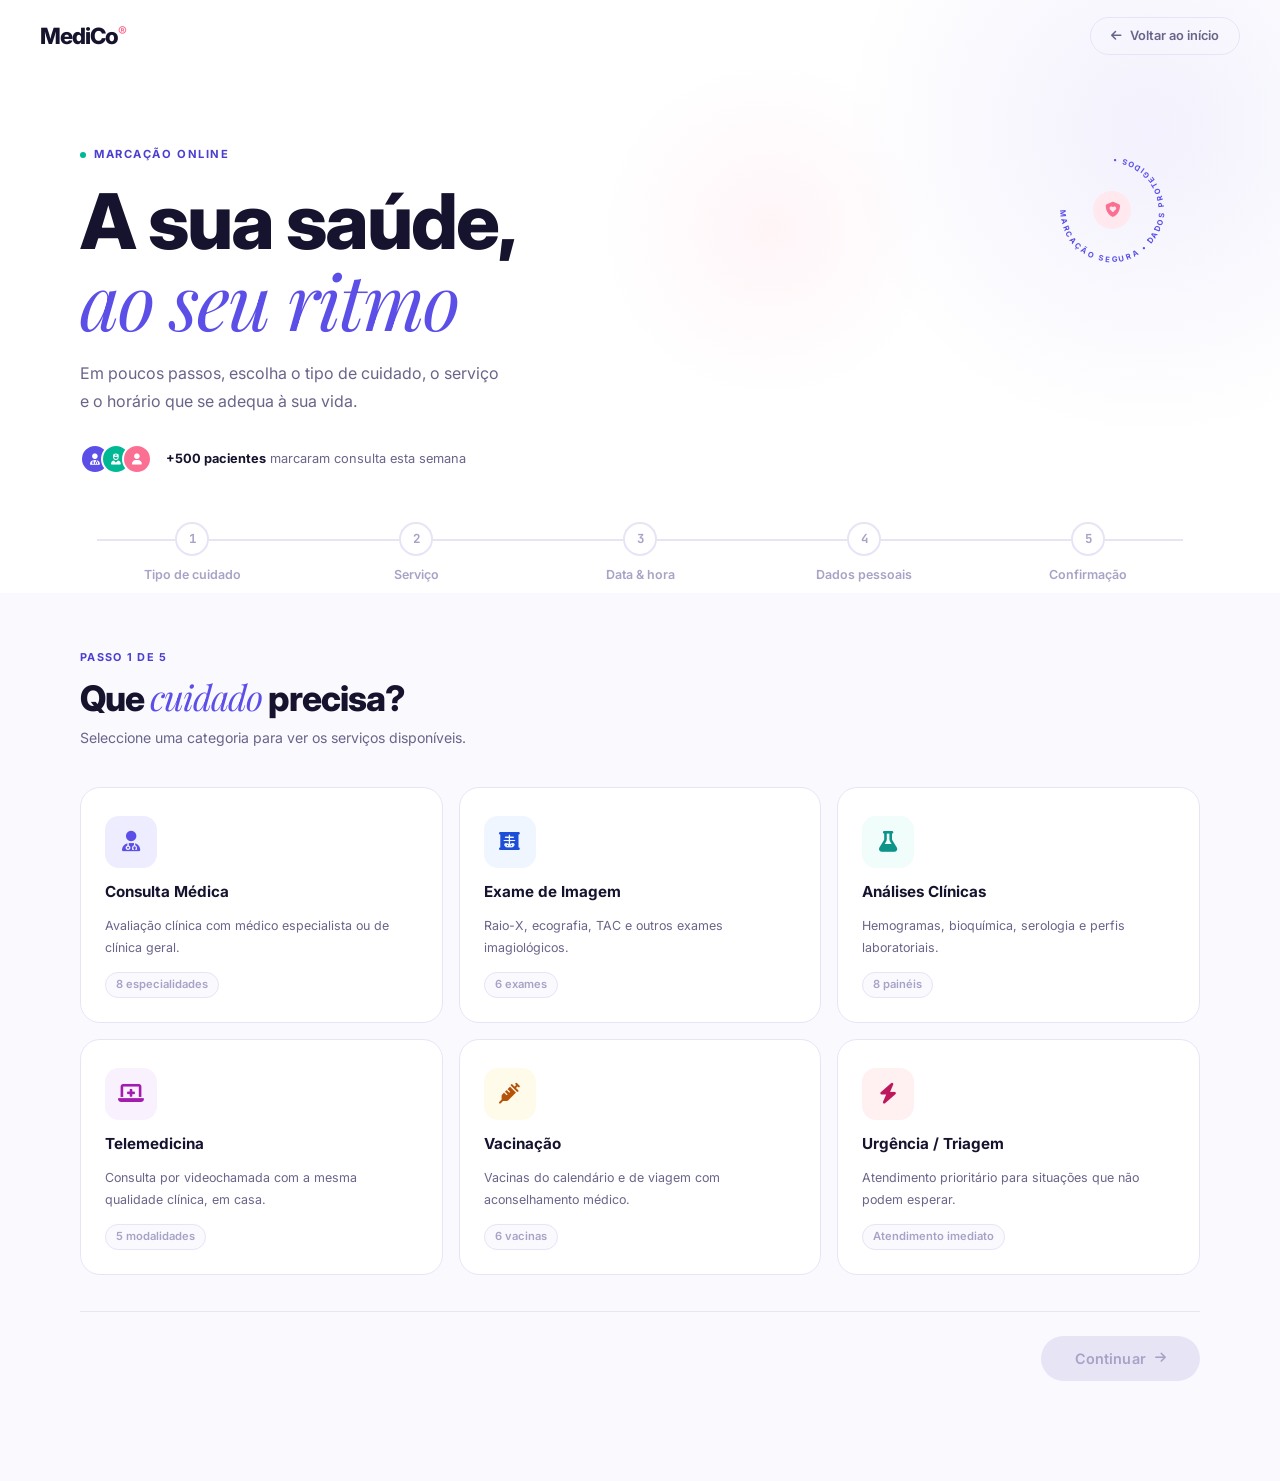
<file: frontend/agendar.html>
<!DOCTYPE html>
<html lang="pt-PT">
<head>
<meta charset="UTF-8">
<meta name="viewport" content="width=device-width, initial-scale=1.0">
<meta name="description" content="Marque a sua consulta médica online em poucos passos — MediCo.">
<title>Marcar Consulta — MediCo</title>
<link rel="preconnect" href="https://fonts.googleapis.com">
<link rel="preconnect" href="https://fonts.gstatic.com" crossorigin>
<link href="https://fonts.googleapis.com/css2?family=Inter:wght@300;400;500;600;700;800&family=Playfair+Display:ital,wght@0,400;0,700;1,400;1,600&family=JetBrains+Mono:wght@500;700&display=swap" rel="stylesheet">
<link rel="stylesheet" href="https://cdnjs.cloudflare.com/ajax/libs/font-awesome/6.5.1/css/all.min.css">
<style>
*,*::before,*::after{box-sizing:border-box;margin:0;padding:0}
:root{

  --ink:#15132E;
  --ink-mid:#2E2A57;
  --indigo:#5B4FE8;
  --indigo-dark:#4A3FD0;
  --indigo-light:#EEECFF;
  --mint:#00B894;
  --mint-dark:#00916F;
  --mint-light:#E7F8F3;
  --coral:#FB6F92;
  --coral-light:#FFE9EE;
  --slate:#69658A;
  --slate-light:#A7A3C7;
  --border:#E7E4F6;
  --bg:#FAF9FE;
  --white:#FFFFFF;
  --red:#EF4444;
  --red-bg:#FEF2F2;
  --text:#15132E;
  --ease:cubic-bezier(0.4,0,0.2,1);
  --t:.22s var(--ease);
  --shadow-card:0 16px 48px rgba(21,19,46,.08);
  --shadow-card-lg:0 20px 56px rgba(21,19,46,.12);
  --shadow-brand:0 10px 26px rgba(91,79,232,.28);
}
html{scroll-behavior:smooth}
body{font-family:'Inter',sans-serif;background:var(--bg);color:var(--slate);-webkit-font-smoothing:antialiased;overflow-x:hidden;line-height:1.6}
.mono{font-family:'JetBrains Mono',monospace}
.sr-only{position:absolute;width:1px;height:1px;overflow:hidden;clip:rect(0,0,0,0);white-space:nowrap}
:focus-visible{outline:2px solid var(--indigo);outline-offset:3px;border-radius:4px}

/* ── NAVBAR ─────────── */
.navbar-main{position:fixed;inset:0 0 auto;z-index:200;transition:all .3s var(--ease)}
.navbar-main .container{display:flex;align-items:center;justify-content:space-between;height:72px;padding:0 40px}
.navbar-main.scrolled{background:rgba(255,255,255,.96);backdrop-filter:blur(12px);box-shadow:0 1px 0 var(--border)}
.navbar-brand{font-size:1.4rem;font-weight:800;color:var(--ink);text-decoration:none;letter-spacing:-1px}
.brand-reg{font-size:.6em;color:var(--coral);vertical-align:super}
.back-home-btn{display:inline-flex;align-items:center;gap:8px;font-size:.8rem;font-weight:600;color:var(--slate);text-decoration:none;padding:8px 20px;border-radius:50px;border:1.5px solid var(--border);transition:all var(--t)}
.back-home-btn:hover{color:var(--indigo);border-color:var(--indigo);background:var(--indigo-light)}
.back-home-btn i{font-size:.75rem}

/* ── HERO ─────────── */
.booking-hero{padding:140px 0 0;background:var(--white);position:relative;overflow:hidden}
.booking-hero::before{content:'';position:absolute;top:-180px;right:-180px;width:620px;height:620px;background:radial-gradient(circle,rgba(91,79,232,.08) 0%,transparent 70%);pointer-events:none}
.booking-hero::after{content:'';position:absolute;top:60px;right:340px;width:340px;height:340px;background:radial-gradient(circle,rgba(251,111,146,.07) 0%,transparent 70%);pointer-events:none}
.booking-hero .container{padding:0 40px;max-width:1200px;margin:0 auto;position:relative}
.hero-eyebrow{display:inline-flex;align-items:center;gap:8px;font-size:.7rem;font-weight:700;letter-spacing:.14em;text-transform:uppercase;color:var(--indigo-dark);margin-bottom:20px}
.hero-dot{width:6px;height:6px;background:var(--mint);border-radius:50%;animation:blink 2s ease infinite}
@keyframes blink{0%,100%{opacity:1}50%{opacity:.3}}
.hero-title{font-size:clamp(2.8rem,6vw,5rem);font-weight:800;color:var(--ink);letter-spacing:-2px;line-height:1;margin-bottom:16px;max-width:640px}
.hero-title .serif{font-family:'Playfair Display',serif;font-weight:400;font-style:italic;color:var(--indigo)}
.hero-sub{font-size:1rem;color:var(--slate);max-width:420px;line-height:1.8;margin-bottom:28px}

/* trust strip */
.trust-strip{display:flex;align-items:center;gap:14px;margin-bottom:48px}
.trust-avatars{display:flex}
.t-avt{width:30px;height:30px;border-radius:50%;display:flex;align-items:center;justify-content:center;border:2.5px solid #fff;margin-left:-9px;font-size:.7rem;color:#fff}
.t-avt:first-child{margin-left:0}
.t-avt.c1{background:var(--indigo)}
.t-avt.c2{background:var(--mint)}
.t-avt.c3{background:var(--coral)}
.trust-text{font-size:.8rem;color:var(--slate)}
.trust-text strong{color:var(--ink)}

/* decorative rotating trust ring (signature element) */
.trust-ring{position:absolute;top:6px;right:64px;width:128px;height:128px;pointer-events:none}
.ring-svg{width:100%;height:100%;animation:ringspin 22s linear infinite}
@keyframes ringspin{to{transform:rotate(360deg)}}
.ring-text{font-family:'Inter',sans-serif;font-weight:700;font-size:9.5px;letter-spacing:2.4px;fill:var(--indigo);text-transform:uppercase}
.ring-center{position:absolute;inset:0;display:flex;align-items:center;justify-content:center}
.ring-center span{width:38px;height:38px;border-radius:50%;background:var(--coral-light);color:var(--coral);display:flex;align-items:center;justify-content:center;font-size:.95rem;animation:ringpulse 2.6s ease infinite}
@keyframes ringpulse{0%,100%{box-shadow:0 0 0 0 rgba(251,111,146,.32)}50%{box-shadow:0 0 0 9px rgba(251,111,146,0)}}
@media(max-width:1080px){.trust-ring{display:none}}

/* ── STEPPER ─────────── */
.stepper{position:relative;padding-bottom:8px}
.step-track{position:absolute;top:17px;left:17px;right:17px;height:2px;background:var(--border);z-index:0}
.step-fill{position:absolute;top:0;left:0;height:100%;width:0%;background:var(--indigo);transition:width .45s var(--ease)}
.step-row{display:flex;align-items:flex-start;justify-content:space-between;position:relative;z-index:1}
.step-item{display:flex;flex-direction:column;align-items:center;gap:9px;flex:1}
.step-circle{position:relative;width:34px;height:34px;border-radius:50%;border:2px solid var(--border);background:#fff;display:flex;align-items:center;justify-content:center;font-family:'JetBrains Mono',monospace;font-weight:700;font-size:.78rem;color:var(--slate-light);transition:all .3s var(--ease);flex-shrink:0}
.step-circle i{display:none;font-size:.68rem;color:#fff}
.step-item.done .step-circle{border-color:var(--mint);background:var(--mint)}
.step-item.done .step-circle .num{display:none}
.step-item.done .step-circle i{display:block}
.step-item.active .step-circle{border-color:var(--indigo);background:var(--indigo);color:#fff;box-shadow:0 0 0 5px var(--indigo-light)}
.step-label{font-size:.78rem;font-weight:600;color:var(--slate-light);transition:color var(--t);text-align:center;max-width:110px}
.step-item.active .step-label{color:var(--ink);font-weight:700}
.step-item.done .step-label{color:var(--mint-dark)}

/* ── MAIN CONTENT ─────────── */
.booking-body{padding:56px 0 100px;background:var(--bg)}
.booking-body .container{max-width:1200px;margin:0 auto;padding:0 40px}
.panel{display:none;animation:rise .35s var(--ease) both}
.panel.visible{display:block}
@keyframes rise{from{opacity:0;transform:translateY(18px)}to{opacity:1;transform:translateY(0)}}

/* ── SECTION HEADER ─────────── */
.sec-label{font-size:.68rem;font-weight:700;text-transform:uppercase;letter-spacing:.12em;color:var(--indigo-dark);margin-bottom:10px}
.sec-title{font-size:clamp(1.6rem,3vw,2.2rem);font-weight:800;color:var(--ink);letter-spacing:-1px;margin-bottom:8px;line-height:1.15}
.sec-title em{font-family:'Playfair Display',serif;font-weight:400;font-style:italic;color:var(--indigo)}
.sec-sub{font-size:.88rem;color:var(--slate);max-width:480px;margin-bottom:36px;line-height:1.75}

/* ── TYPE GRID ─────────── */
.type-grid{display:grid;grid-template-columns:repeat(3,1fr);gap:16px;margin-bottom:36px}
.type-card{background:var(--white);border:1.5px solid var(--border);border-radius:20px;padding:28px 24px 24px;cursor:pointer;transition:all var(--t);position:relative;overflow:hidden;display:flex;flex-direction:column;gap:14px}
.type-card-bar{position:absolute;top:0;left:0;right:0;height:3px;border-radius:20px 20px 0 0;transform:scaleX(0);transform-origin:left;transition:transform .3s var(--ease)}
.type-card:hover .type-card-bar,.type-card.sel .type-card-bar{transform:scaleX(1)}
.type-card:hover{border-color:var(--indigo);transform:translateY(-4px);box-shadow:var(--shadow-card-lg)}
.type-card.sel{border-color:var(--indigo);transform:translateY(-3px);box-shadow:var(--shadow-card-lg)}
.type-chk{position:absolute;top:14px;right:14px;width:22px;height:22px;border-radius:50%;background:var(--indigo);display:none;align-items:center;justify-content:center}
.type-chk i{font-size:.55rem;color:#fff}
.type-card.sel .type-chk{display:flex}
.type-icon{width:52px;height:52px;border-radius:14px;display:flex;align-items:center;justify-content:center;font-size:1.3rem}
.type-card h4{font-size:.95rem;font-weight:700;color:var(--ink);line-height:1.3}
.type-card p{font-size:.78rem;color:var(--slate);line-height:1.7;flex:1}
.type-count{font-size:.7rem;font-weight:600;color:var(--slate-light);padding:3px 10px;background:var(--bg);border:1px solid var(--border);border-radius:20px;width:fit-content}

/* type / service icon colour families */
.ico-indigo{background:var(--indigo-light);color:var(--indigo)}
.ico-sky{background:#EFF6FF;color:#1D4ED8}
.ico-teal{background:#F0FDFA;color:#0D9488}
.ico-magenta{background:#FAF1FE;color:#A21CAF}
.ico-amber{background:#FFFBEB;color:#B45309}
.ico-rose{background:#FFF1F2;color:#BE185D}
.bar-indigo{background:var(--indigo)}
.bar-sky{background:#2563EB}
.bar-teal{background:#0D9488}
.bar-magenta{background:#A21CAF}
.bar-amber{background:#D97706}
.bar-rose{background:#E11D48}

/* ── SERVICE GRID ─────────── */
.svc-grid{display:grid;grid-template-columns:repeat(2,1fr);gap:14px;margin-bottom:36px}
.svc-card{background:var(--white);border:1.5px solid var(--border);border-radius:16px;padding:20px;cursor:pointer;transition:all var(--t);display:flex;align-items:flex-start;gap:16px;position:relative}
.svc-card::before{content:'';position:absolute;left:0;top:0;bottom:0;width:3px;border-radius:16px 0 0 16px;background:var(--indigo);transform:scaleY(0);transform-origin:top;transition:transform .25s var(--ease)}
.svc-card:hover::before,.svc-card.sel::before{transform:scaleY(1)}
.svc-card:hover{border-color:var(--indigo);transform:translateY(-2px);box-shadow:var(--shadow-card)}
.svc-card.sel{border-color:var(--indigo);background:#FAFAFE}
.svc-radio{position:absolute;top:16px;right:16px;width:18px;height:18px;border-radius:50%;border:1.5px solid var(--border);background:#fff;transition:all var(--t)}
.svc-card.sel .svc-radio{border-color:var(--indigo);background:var(--indigo)}
.svc-card.sel .svc-radio::after{content:'';display:block;width:6px;height:6px;background:#fff;border-radius:50%;margin:4px auto}
.svc-icon{width:44px;height:44px;border-radius:12px;display:flex;align-items:center;justify-content:center;font-size:1.1rem;flex-shrink:0}
.svc-body{flex:1;padding-right:22px}
.svc-body h5{font-size:.9rem;font-weight:700;color:var(--ink);margin-bottom:4px}
.svc-body p{font-size:.76rem;color:var(--slate);line-height:1.65}
.svc-dur{display:inline-flex;align-items:center;gap:5px;font-size:.68rem;font-weight:600;color:#1D4ED8;background:#EFF6FF;padding:3px 9px;border-radius:5px;margin-top:10px;font-family:'JetBrains Mono',monospace}
.svc-dur i{font-size:.65rem}

/* ── BOOKING LAYOUT ─────────── */
.booking-cols{display:grid;grid-template-columns:1fr 380px;gap:24px;align-items:start;margin-bottom:36px}

/* ── CARD BLOCK ─────────── */
.bk-card{background:var(--white);border:1.5px solid var(--border);border-radius:20px;overflow:hidden}
.bk-card-head{padding:18px 24px;border-bottom:1px solid var(--border);display:flex;align-items:center;gap:10px}
.bk-card-head i{color:var(--mint);font-size:.9rem}
.bk-card-head span{font-size:.82rem;font-weight:700;color:var(--ink)}
.bk-card-body{padding:22px 24px}

/* ── CALENDAR ─────────── */
.cal-nav-row{display:flex;align-items:center;justify-content:space-between;margin-bottom:18px}
.cal-month-label{font-size:.88rem;font-weight:700;color:var(--ink)}
.cal-btn{width:30px;height:30px;border-radius:8px;border:1.5px solid var(--border);background:none;cursor:pointer;display:flex;align-items:center;justify-content:center;color:var(--slate);transition:all var(--t)}
.cal-btn:hover{border-color:var(--indigo);color:var(--indigo)}
.cal-grid{display:grid;grid-template-columns:repeat(7,1fr);gap:2px}
.cal-head{text-align:center;font-size:.62rem;font-weight:700;color:var(--slate-light);text-transform:uppercase;letter-spacing:.05em;padding:4px 0}
.day{aspect-ratio:1;border-radius:8px;display:flex;align-items:center;justify-content:center;font-size:.78rem;font-weight:500;cursor:pointer;color:var(--text);transition:all var(--t);border:1.5px solid transparent;position:relative;font-family:'JetBrains Mono',monospace}
.day.empty,.day.past{color:var(--border);cursor:not-allowed;pointer-events:none}
.day.avail:hover{background:var(--bg);border-color:var(--border)}
.day.today{font-weight:800;color:var(--ink)}
.day.today::after{content:'';position:absolute;bottom:3px;left:50%;transform:translateX(-50%);width:4px;height:4px;background:var(--mint);border-radius:50%}
.day.sel{background:var(--indigo);color:#fff;border-color:var(--indigo);box-shadow:0 3px 10px rgba(91,79,232,.32)}
.day.weekend:not(.sel){color:var(--slate-light)}
.cal-legend{display:flex;gap:16px;margin-top:14px;font-size:.68rem;color:var(--slate-light);flex-wrap:wrap}
.lg-dot{width:8px;height:8px;border-radius:50%;display:inline-block;margin-right:5px}
.lg-today{background:var(--mint)}
.lg-sel{background:var(--indigo)}
.lg-busy{background:var(--border)}

/* ── SLOTS ─────────── */
.slot-lbl{font-size:.65rem;font-weight:700;text-transform:uppercase;letter-spacing:.1em;color:var(--slate-light);margin:14px 0 7px}
.slots-grid{display:grid;grid-template-columns:repeat(4,1fr);gap:5px}
.slot{padding:8px 2px;border-radius:8px;border:1.5px solid var(--border);text-align:center;font-size:.74rem;font-weight:600;cursor:pointer;color:var(--ink);background:#fff;transition:all var(--t);font-family:'JetBrains Mono',monospace}
.slot:hover{border-color:var(--indigo);background:var(--bg)}
.slot.busy{background:var(--bg);color:var(--border);cursor:not-allowed;pointer-events:none}
.slot.sel{background:var(--indigo);color:#fff;border-color:var(--indigo)}
.slots-empty{padding:32px 0;text-align:center;color:var(--slate-light);font-size:.8rem}
.slots-empty i{display:block;font-size:1.4rem;margin-bottom:8px;color:var(--border)}

/* ── SUMMARY CARD ─────────── */
.summary-rows{display:flex;flex-direction:column;gap:10px}
.sum-row{display:flex;align-items:center;gap:12px;padding:12px 14px;background:var(--bg);border-radius:10px;border:1px solid var(--border)}
.sum-ico{width:34px;height:34px;border-radius:9px;background:#fff;border:1px solid var(--border);display:flex;align-items:center;justify-content:center;flex-shrink:0}
.sum-ico i{font-size:.8rem;color:var(--indigo)}
.sum-info small{display:block;font-size:.63rem;font-weight:700;text-transform:uppercase;letter-spacing:.08em;color:var(--slate-light);margin-bottom:1px}
.sum-info strong{font-size:.85rem;font-weight:700;color:var(--ink)}

/* ── FORM ─────────── */
.form-cols{display:grid;grid-template-columns:1fr 1fr;gap:16px}
.frow{display:flex;flex-direction:column;gap:6px}
.frow.full{grid-column:1/-1}
.frow label{font-size:.72rem;font-weight:700;color:var(--ink);letter-spacing:.02em}
.req{color:var(--red)}
.field{position:relative}
.field .field-ic{position:absolute;left:14px;top:50%;transform:translateY(-50%);font-size:.8rem;color:var(--slate-light);pointer-events:none;transition:color var(--t)}
.field input:focus + .field-ic,.field select:focus + .field-ic{color:var(--indigo)}
.field input,.field select{padding-left:38px}
.frow input,.frow select,.frow textarea{background:var(--bg);border:1.5px solid var(--border);border-radius:10px;padding:11px 14px;font-size:.84rem;font-family:'Inter',sans-serif;color:var(--text);outline:none;width:100%;transition:all var(--t)}
.frow input:focus,.frow select:focus,.frow textarea:focus{border-color:var(--indigo);background:#fff;box-shadow:0 0 0 4px var(--indigo-light)}
.frow input.err,.frow select.err{border-color:var(--red);background:var(--red-bg)}
.err-msg{font-size:.69rem;color:var(--red);font-weight:500;display:none}
.err-msg.on{display:block}
.frow select{background-image:url("data:image/svg+xml,%3Csvg xmlns='http://www.w3.org/2000/svg' width='12' height='12' viewBox='0 0 24 24' fill='none' stroke='%2394A3B8' stroke-width='2.5'%3E%3Cpath d='M6 9l6 6 6-6'/%3E%3C/svg%3E");background-repeat:no-repeat;background-position:right 12px center;padding-right:32px;-webkit-appearance:none;cursor:pointer}
.frow textarea{resize:vertical;min-height:80px;line-height:1.65}

/* ── UPLOAD ─────────── */
.upload-zone{border:1.5px dashed var(--border);border-radius:14px;padding:28px 20px;cursor:pointer;transition:all var(--t);background:var(--bg);text-align:center;position:relative}
.upload-zone:hover,.upload-zone.over{border-color:var(--indigo);background:var(--indigo-light)}
.upload-zone input{position:absolute;inset:0;opacity:0;cursor:pointer;width:100%;height:100%}
.upload-zone-icon{width:44px;height:44px;border-radius:12px;background:#fff;border:1.5px solid var(--border);display:flex;align-items:center;justify-content:center;margin:0 auto 12px}
.upload-zone-icon i{font-size:1.1rem;color:var(--indigo)}
.upload-zone strong{display:block;font-size:.82rem;font-weight:700;color:var(--ink);margin-bottom:4px}
.upload-zone span{font-size:.72rem;color:var(--slate-light)}
.upload-preview{display:none;align-items:center;gap:12px;padding:12px 16px;background:#fff;border:1.5px solid var(--border);border-radius:12px;margin-top:10px}
.upload-preview.on{display:flex}
.file-thumb{width:38px;height:38px;border-radius:9px;background:var(--mint-light);display:flex;align-items:center;justify-content:center;flex-shrink:0;overflow:hidden}
.file-thumb i{font-size:.9rem;color:var(--mint-dark)}
.file-thumb img{width:100%;height:100%;object-fit:cover}
.file-meta{flex:1;min-width:0}
.file-name{font-size:.76rem;font-weight:700;color:var(--ink);white-space:nowrap;overflow:hidden;text-overflow:ellipsis}
.file-size{font-size:.67rem;color:var(--slate-light)}
.file-del{width:26px;height:26px;border-radius:50%;border:none;background:var(--bg);cursor:pointer;display:flex;align-items:center;justify-content:center;flex-shrink:0;transition:background var(--t)}
.file-del:hover{background:var(--red-bg)}
.file-del i{font-size:.65rem;color:var(--slate);transition:color var(--t)}
.file-del:hover i{color:var(--red)}

/* ── CONFIRM CARD ─────────── */
.confirm-wrap{max-width:620px}
.confirm-head{background:linear-gradient(135deg,var(--indigo),var(--indigo-dark));border-radius:20px 20px 0 0;padding:36px 32px;display:flex;align-items:center;gap:20px}
.confirm-head-badge{width:56px;height:56px;border-radius:16px;background:rgba(255,255,255,.14);border:1.5px solid rgba(255,255,255,.22);display:flex;align-items:center;justify-content:center;flex-shrink:0}
.confirm-head-badge i{font-size:1.4rem;color:#fff}
.confirm-head-text h2{font-size:1.2rem;font-weight:700;color:#fff;margin-bottom:4px}
.confirm-head-text p{font-size:.78rem;color:rgba(255,255,255,.62)}
.confirm-body{background:#fff;border:1.5px solid var(--border);border-top:none;border-radius:0 0 20px 20px;padding:24px}
.conf-rows{display:flex;flex-direction:column;gap:8px;margin-bottom:20px}
.conf-row{display:flex;align-items:center;gap:14px;padding:12px 14px;background:var(--bg);border-radius:10px;border:1px solid var(--border)}
.conf-icon{width:36px;height:36px;border-radius:9px;background:#fff;border:1px solid var(--border);display:flex;align-items:center;justify-content:center;flex-shrink:0}
.conf-icon i{font-size:.8rem;color:var(--indigo)}
.conf-info small{display:block;font-size:.63rem;font-weight:700;text-transform:uppercase;letter-spacing:.08em;color:var(--slate-light);margin-bottom:2px}
.conf-info strong{font-size:.88rem;font-weight:700;color:var(--ink)}
.conf-actions{display:flex;gap:10px}

/* ── SUCCESS ─────────── */
.success-wrap{max-width:500px;padding:24px 0 48px;text-align:center;position:relative}
.success-ring-wrap{position:relative;width:160px;height:160px;margin:0 auto 12px;display:flex;align-items:center;justify-content:center}
.success-ring-svg{position:absolute;inset:0;width:100%;height:100%;animation:ringspin 26s linear infinite}
.success-ring-text{font-family:'Inter',sans-serif;font-weight:700;font-size:9px;letter-spacing:2.2px;fill:var(--mint-dark);text-transform:uppercase}
.success-ring{width:80px;height:80px;border-radius:50%;background:var(--mint);display:flex;align-items:center;justify-content:center;box-shadow:0 8px 28px rgba(0,184,148,.28);animation:pop .55s cubic-bezier(.175,.885,.32,1.275) both;position:relative;z-index:1}
@keyframes pop{from{opacity:0;transform:scale(.3)}to{opacity:1;transform:scale(1)}}
.success-ring i{font-size:1.8rem;color:#fff}
.success-wrap h2{font-size:2.2rem;font-weight:800;color:var(--ink);letter-spacing:-1px;line-height:1.1;margin-bottom:12px}
.success-wrap h2 em{font-family:'Playfair Display',serif;font-weight:400;font-style:italic;color:var(--mint-dark)}
.success-wrap p{color:var(--slate);line-height:1.8;margin-bottom:24px;font-size:.9rem}
.ref-pill{display:inline-flex;align-items:center;gap:8px;background:var(--mint-light);color:var(--mint-dark);font-size:.8rem;font-weight:700;padding:10px 14px 10px 22px;border-radius:50px;margin-bottom:36px;border:1px solid rgba(0,184,148,.2);letter-spacing:.05em}
.ref-pill #refCode{font-weight:700}
.ref-copy{background:none;border:none;color:var(--mint-dark);cursor:pointer;font-size:.78rem;padding:5px 7px;border-radius:7px;transition:background var(--t);display:flex;align-items:center}
.ref-copy:hover{background:rgba(0,184,148,.16)}
.success-btns{display:flex;flex-direction:column;align-items:center;gap:10px}

/* ── TOASTS ─────────── */
.toast-wrap{position:fixed;bottom:24px;right:24px;display:flex;flex-direction:column;gap:10px;z-index:500;max-width:340px}
.toast{display:flex;align-items:flex-start;gap:10px;background:#fff;border:1.5px solid var(--border);border-radius:14px;padding:14px 16px;box-shadow:var(--shadow-card-lg);font-size:.8rem;color:var(--ink);animation:toastIn .3s var(--ease) both}
.toast.out{animation:toastOut .25s var(--ease) both}
.toast .t-ic{margin-top:1px;font-size:.85rem;flex-shrink:0}
.toast.error .t-ic{color:var(--red)}
.toast.success .t-ic{color:var(--mint)}
@keyframes toastIn{from{opacity:0;transform:translateY(10px) scale(.96)}to{opacity:1;transform:translateY(0) scale(1)}}
@keyframes toastOut{to{opacity:0;transform:translateY(6px) scale(.96)}}

/* ── BUTTONS ─────────── */
.btn{display:inline-flex;align-items:center;gap:9px;font-family:'Inter',sans-serif;font-weight:600;font-size:.84rem;padding:12px 26px;border-radius:50px;cursor:pointer;transition:all var(--t);border:none;text-decoration:none;white-space:nowrap;letter-spacing:.01em}
.btn i{font-size:.78rem}
.btn-primary{background:var(--indigo);color:#fff;box-shadow:var(--shadow-brand)}
.btn-primary:hover:not(:disabled){background:var(--indigo-dark);transform:translateY(-1px);box-shadow:0 14px 32px rgba(91,79,232,.34)}
.btn-primary:disabled{background:var(--border);color:var(--slate-light);cursor:not-allowed;box-shadow:none;transform:none}
.btn-ghost{background:transparent;color:var(--slate);border:1.5px solid var(--border)}
.btn-ghost:hover{border-color:var(--indigo);color:var(--indigo);background:var(--indigo-light)}
.btn-success{background:var(--mint);color:#fff;box-shadow:0 4px 14px rgba(0,184,148,.28)}
.btn-success:hover{background:var(--mint-dark);transform:translateY(-1px);box-shadow:0 8px 22px rgba(0,184,148,.38)}
.btn-lg{padding:14px 34px;font-size:.9rem}
.nav-row{display:flex;align-items:center;justify-content:space-between;gap:14px;padding-top:24px;border-top:1px solid var(--border)}
.nav-row.right{justify-content:flex-end}

/* ── BREADCRUMB ─────────── */
.bcrumb{display:flex;align-items:center;gap:6px;flex-wrap:wrap;margin-bottom:28px;font-size:.75rem;color:var(--slate-light)}
.bcrumb strong{color:var(--ink);font-weight:600}
.bcrumb-sep{color:var(--border)}

/* ── RESPONSIVE ─────────── */
@media(max-width:960px){
  .type-grid{grid-template-columns:repeat(2,1fr)}
  .booking-cols{grid-template-columns:1fr}
}
@media(max-width:700px){
  .booking-hero .container,.booking-body .container{padding:0 20px}
  .navbar-main .container{padding:0 20px}
  .type-grid{grid-template-columns:1fr}
  .svc-grid{grid-template-columns:1fr}
  .form-cols{grid-template-columns:1fr}
  .frow.full{grid-column:1}
  .stepper{overflow-x:auto;-webkit-overflow-scrolling:touch}
  .step-label{display:none}
  .step-track,.step-fill{top:17px}
  .hero-title{font-size:2.4rem}
  .slots-grid{grid-template-columns:repeat(3,1fr)}
  .trust-strip{flex-wrap:wrap}
  .toast-wrap{left:16px;right:16px;bottom:16px;max-width:none}
}



/* ── REDUCED MOTION ─────────── */
@media(prefers-reduced-motion: reduce){
  *{animation-duration:.001ms !important;animation-iteration-count:1 !important;transition-duration:.001ms !important;scroll-behavior:auto !important}
}
@media (prefers-color-scheme: dark) {
  :root {
    --ink: #ffffff;
    --ink-mid: #ffffff;
    --indigo: #8b7cff;
    --indigo-dark: #a89cff;
    --indigo-light: #1e1b4b;
    --mint: #34d399;
    --mint-dark: #34d399;
    --mint-light: #0f2a27;
    --coral: #ff7ab6;
    --coral-light: #3a1b26;
    --slate: #ffffff;
    --slate-light: #ffffff;
    --border: #243244;
    --bg: #0b1020;
    --white: #111827;
    --red: #ff6b6b;
    --red-bg: #33151a;
    --text: #ffffff;
    --ease: cubic-bezier(0.4,0,0.2,1);
    --t: .22s var(--ease);
    --shadow-card: 0 16px 48px rgba(0,0,0,.35);
    --shadow-card-lg: 0 20px 56px rgba(0,0,0,.45);
    --shadow-brand: 0 10px 26px rgba(91,79,232,.35);
  }

  html { color-scheme: dark; }

  body {
    background: #0b1020 !important;
    color: #ffffff !important;
  }

  h1, h2, h3, h4, h5, h6,
  p, span, li, a, label,
  .hero-title, .hero-sub, .sec-title, .sec-sub,
  .step-label, .type-card h4, .type-card p,
  .svc-body h5, .svc-body p,
  .sum-info small, .sum-info strong,
  .conf-info small, .conf-info strong,
  .trust-text, .slots-empty, .cal-head,
  .day, .slot,
  .confirm-head-text h2, .confirm-head-text p,
  .success-wrap h2, .success-wrap p,
  .back-home-btn {
    color: #ffffff !important;
  }

  .navbar-main.scrolled,
  .bk-card,
  .type-card,
  .svc-card,
  .sum-row,
  .conf-row,
  .upload-preview,
  .toast,
  .panel,
  .confirm-body,
  .nav-links {
    background: #111827 !important;
    border-color: #243244 !important;
  }

  .booking-hero,
  .booking-body {
    background: #0b1020 !important;
  }

  .navbar-brand,
  .hero-title,
  .sec-title,
  .step-body h5,
  .type-card h4,
  .svc-body h5,
  .sum-info strong,
  .conf-info strong,
  .confirm-head-text h2,
  .success-wrap h2 {
    color: #ffffff !important;
  }

  .hero-sub,
  .sec-sub,
  .step-body p,
  .type-card p,
  .svc-body p,
  .sum-info small,
  .conf-info small,
  .trust-text,
  .slots-empty,
  .cal-head,
  .day.weekend:not(.sel),
  .day.empty,
  .day.past {
    color: rgba(255,255,255,.82) !important;
  }

  .frow input,
  .frow select,
  .frow textarea {
    background: #0f172a !important;
    color: #ffffff !important;
    border-color: #243244 !important;
  }

  .frow input::placeholder,
  .frow textarea::placeholder {
    color: rgba(255,255,255,.65) !important;
  }

  .upload-zone {
    background: #0f172a !important;
    border-color: #243244 !important;
  }

  .upload-zone:hover,
  .upload-zone.over {
    background: #1e1b4b !important;
  }

  .slot,
  .day.avail {
    background: #111827 !important;
    color: #ffffff !important;
  }

  .slot:hover,
  .day.avail:hover {
    background: #1e1b4b !important;
    color: #ffffff !important;
    border-color: #8b7cff !important;
  }

  .day.sel,
  .slot.sel {
    background: #8b7cff !important;
    color: #ffffff !important;
    border-color: #8b7cff !important;
  }

  .day.today::after {
    background: #ffffff !important;
  }

  .day.today {
    color: #ffffff !important;
  }

  .inline-circle-arrow {
    background: #ffffff !important;
    color: #0b1020 !important;
  }

  .inline-circle-arrow svg,
  .inline-circle-arrow svg path {
    stroke: #0b1020 !important;
  }

  .btn-primary,
  .btn-success,
  .btn-primary-custom,
  .btn-medico-primary,
  .btn-login-submit,
  .nav-signup {
    color: #ffffff !important;
  }

  .btn-ghost,
  .btn-white,
  .btn-ghost-white,
  .btn-outline-custom,
  .back-home-btn {
    background: #0f172a !important;
    color: #ffffff !important;
    border-color: #243244 !important;
  }

  .btn-ghost:hover,
  .btn-white:hover,
  .btn-ghost-white:hover,
  .btn-outline-custom:hover,
  .back-home-btn:hover {
    background: rgba(139, 124, 255, 0.16) !important;
    color: #ffffff !important;
  }

  .type-card:hover,
  .svc-card:hover,
  .feature-item:hover,
  .service-card:hover {
    transform: translateY(-4px) !important;
    background: #1e1b4b !important;
    color: #ffffff !important;
  }

  .type-card.sel,
  .svc-card.sel {
    background: #1f2937 !important;
    color: #ffffff !important;
    border-color: #8b7cff !important;
  }

  .navbar-main.scrolled,
  .nav-links,
  .bk-card,
  .panel,
  .confirm-body,
  .toast {
    backdrop-filter: blur(12px);
  }
}
</style>
</head>
<body>

<!-- NAVBAR -->
<nav class="navbar-main scrolled" id="navbar">
  <div class="container">
    <a class="navbar-brand" href="index.html">MediCo<span class="brand-reg">®</span></a>
    <a href="index.html" class="back-home-btn">
      <i class="fas fa-arrow-left" aria-hidden="true"></i> Voltar ao início
    </a>
  </div>
</nav>

<!-- HERO -->
<section class="booking-hero">
  <div class="container">

    <!-- decorative rotating trust ring, inspired by the MediCo brand mark -->
    <div class="trust-ring" aria-hidden="true">
      <svg viewBox="0 0 160 160" class="ring-svg" xmlns:xlink="http://www.w3.org/1999/xlink">
        <path id="heroRingPath" d="M80,80 m-65,0 a65,65 0 1,0 130,0 a65,65 0 1,0 -130,0" fill="none"/>
        <text class="ring-text"><textPath href="#heroRingPath" xlink:href="#heroRingPath" startOffset="0%">MARCAÇÃO SEGURA &#8226; DADOS PROTEGIDOS &#8226; </textPath></text>
      </svg>
      <div class="ring-center"><span><i class="fas fa-shield-heart"></i></span></div>
    </div>

    <div class="hero-eyebrow">
      <span class="hero-dot"></span>
      Marcação online
    </div>
    <h1 class="hero-title">
      A sua saúde,<br>
      <span class="serif">ao seu ritmo</span>
    </h1>
    <p class="hero-sub">Em poucos passos, escolha o tipo de cuidado, o serviço e o horário que se adequa à sua vida.</p>

    <div class="trust-strip">
      <div class="trust-avatars" aria-hidden="true">
        <span class="t-avt c1"><i class="fas fa-user-md"></i></span>
        <span class="t-avt c2"><i class="fas fa-user-nurse"></i></span>
        <span class="t-avt c3"><i class="fas fa-user"></i></span>
      </div>
      <span class="trust-text"><strong>+500 pacientes</strong> marcaram consulta esta semana</span>
    </div>

    <!-- Stepper -->
    <div class="stepper" id="stepper" role="list" aria-label="Etapas da marcação">
      <div class="step-track"><div class="step-fill" id="stepFill"></div></div>
      <div class="step-row">
        <div class="step-item" id="step1" role="listitem">
          <div class="step-circle"><span class="num">1</span><i class="fas fa-check" aria-hidden="true"></i></div>
          <span class="step-label">Tipo de cuidado</span>
        </div>
        <div class="step-item" id="step2" role="listitem">
          <div class="step-circle"><span class="num">2</span><i class="fas fa-check" aria-hidden="true"></i></div>
          <span class="step-label">Serviço</span>
        </div>
        <div class="step-item" id="step3" role="listitem">
          <div class="step-circle"><span class="num">3</span><i class="fas fa-check" aria-hidden="true"></i></div>
          <span class="step-label">Data & hora</span>
        </div>
        <div class="step-item" id="step4" role="listitem">
          <div class="step-circle"><span class="num">4</span><i class="fas fa-check" aria-hidden="true"></i></div>
          <span class="step-label">Dados pessoais</span>
        </div>
        <div class="step-item" id="step5" role="listitem">
          <div class="step-circle"><span class="num">5</span><i class="fas fa-check" aria-hidden="true"></i></div>
          <span class="step-label">Confirmação</span>
        </div>
      </div>
    </div>
    <div class="sr-only" id="stepAnnounce" aria-live="polite"></div>
  </div>
</section>

<!-- BODY -->
<div class="booking-body">
  <div class="container">

    <!-- STEP 1 — Tipo -->
    <div class="panel visible" id="p1">
      <div class="sec-label">Passo 1 de 5</div>
      <h2 class="sec-title">Que <em>cuidado</em> precisa?</h2>
      <p class="sec-sub">Seleccione uma categoria para ver os serviços disponíveis.</p>
      <div class="type-grid">

        <div class="type-card" tabindex="0" role="button" aria-pressed="false" onclick="selectType(this,'consulta','Consulta Médica')">
          <div class="type-card-bar bar-indigo"></div>
          <div class="type-chk"><i class="fas fa-check" aria-hidden="true"></i></div>
          <div class="type-icon ico-indigo"><i class="fas fa-user-md" aria-hidden="true"></i></div>
          <h4>Consulta Médica</h4>
          <p>Avaliação clínica com médico especialista ou de clínica geral.</p>
          <div class="type-count">8 especialidades</div>
        </div>

        <div class="type-card" tabindex="0" role="button" aria-pressed="false" onclick="selectType(this,'exame','Exame de Imagem')">
          <div class="type-card-bar bar-sky"></div>
          <div class="type-chk"><i class="fas fa-check" aria-hidden="true"></i></div>
          <div class="type-icon ico-sky"><i class="fas fa-x-ray" aria-hidden="true"></i></div>
          <h4>Exame de Imagem</h4>
          <p>Raio-X, ecografia, TAC e outros exames imagiológicos.</p>
          <div class="type-count">6 exames</div>
        </div>

        <div class="type-card" tabindex="0" role="button" aria-pressed="false" onclick="selectType(this,'analise','Análises Clínicas')">
          <div class="type-card-bar bar-teal"></div>
          <div class="type-chk"><i class="fas fa-check" aria-hidden="true"></i></div>
          <div class="type-icon ico-teal"><i class="fas fa-flask" aria-hidden="true"></i></div>
          <h4>Análises Clínicas</h4>
          <p>Hemogramas, bioquímica, serologia e perfis laboratoriais.</p>
          <div class="type-count">8 painéis</div>
        </div>

        <div class="type-card" tabindex="0" role="button" aria-pressed="false" onclick="selectType(this,'telemedicina','Telemedicina')">
          <div class="type-card-bar bar-magenta"></div>
          <div class="type-chk"><i class="fas fa-check" aria-hidden="true"></i></div>
          <div class="type-icon ico-magenta"><i class="fas fa-laptop-medical" aria-hidden="true"></i></div>
          <h4>Telemedicina</h4>
          <p>Consulta por videochamada com a mesma qualidade clínica, em casa.</p>
          <div class="type-count">5 modalidades</div>
        </div>

        <div class="type-card" tabindex="0" role="button" aria-pressed="false" onclick="selectType(this,'vacina','Vacinação')">
          <div class="type-card-bar bar-amber"></div>
          <div class="type-chk"><i class="fas fa-check" aria-hidden="true"></i></div>
          <div class="type-icon ico-amber"><i class="fas fa-syringe" aria-hidden="true"></i></div>
          <h4>Vacinação</h4>
          <p>Vacinas do calendário e de viagem com aconselhamento médico.</p>
          <div class="type-count">6 vacinas</div>
        </div>

        <div class="type-card" tabindex="0" role="button" aria-pressed="false" onclick="selectType(this,'urgencia','Urgência / Triagem')">
          <div class="type-card-bar bar-rose"></div>
          <div class="type-chk"><i class="fas fa-check" aria-hidden="true"></i></div>
          <div class="type-icon ico-rose"><i class="fas fa-bolt" aria-hidden="true"></i></div>
          <h4>Urgência / Triagem</h4>
          <p>Atendimento prioritário para situações que não podem esperar.</p>
          <div class="type-count">Atendimento imediato</div>
        </div>

      </div>
      <div class="nav-row right">
        <button class="btn btn-primary btn-lg" id="btn1" disabled onclick="goStep(2)">
          Continuar <i class="fas fa-arrow-right" aria-hidden="true"></i>
        </button>
      </div>
    </div>

    <!-- STEP 2 — Serviço -->
    <div class="panel" id="p2">
      <div class="bcrumb" id="bc2"></div>
      <div class="sec-label">Passo 2 de 5</div>
      <h2 class="sec-title" id="p2title">Escolha o <em>serviço</em></h2>
      <p class="sec-sub">Seleccione o procedimento ou especialidade pretendida.</p>
      <div class="svc-grid" id="svcGrid"></div>
      <div class="nav-row">
        <button class="btn btn-ghost" onclick="goStep(1)"><i class="fas fa-arrow-left" aria-hidden="true"></i> Voltar</button>
        <button class="btn btn-primary btn-lg" id="btn2" disabled onclick="goStep(3)">Continuar <i class="fas fa-arrow-right" aria-hidden="true"></i></button>
      </div>
    </div>

    <!-- STEP 3 — Data & Hora -->
    <div class="panel" id="p3">
      <div class="bcrumb" id="bc3"></div>
      <div class="sec-label">Passo 3 de 5</div>
      <h2 class="sec-title">Escolha <em>data & hora</em></h2>
      <p class="sec-sub">Seleccione o dia e o período que melhor se adapta à sua agenda.</p>
      <div class="booking-cols">
        <div style="display:flex;flex-direction:column;gap:20px">
          <div class="bk-card">
            <div class="bk-card-head">
              <i class="fas fa-calendar-alt" aria-hidden="true"></i>
              <span>Seleccionar data</span>
            </div>
            <div class="bk-card-body">
              <div class="cal-nav-row">
                <button class="cal-btn" onclick="calNav(-1)" aria-label="Mês anterior"><i class="fas fa-chevron-left" style="font-size:.65rem" aria-hidden="true"></i></button>
                <div class="cal-month-label" id="calMonth"></div>
                <button class="cal-btn" onclick="calNav(1)" aria-label="Mês seguinte"><i class="fas fa-chevron-right" style="font-size:.65rem" aria-hidden="true"></i></button>
              </div>
              <div class="cal-grid" id="calGrid"></div>
              <div class="cal-legend">
                <span><i class="lg-dot lg-today"></i>Hoje</span>
                <span><i class="lg-dot lg-sel"></i>Seleccionado</span>
                <span><i class="lg-dot lg-busy"></i>Indisponível</span>
              </div>
            </div>
          </div>
          <div class="bk-card">
            <div class="bk-card-head">
              <i class="fas fa-clock" aria-hidden="true"></i>
              <span>Seleccionar horário</span>
            </div>
            <div class="bk-card-body">
              <div id="slotsEmpty" class="slots-empty">
                <i class="fas fa-calendar-day" aria-hidden="true"></i>
                Seleccione uma data primeiro
              </div>
              <div id="slotsContent" style="display:none">
                <div class="slot-lbl">Manhã</div>
                <div class="slots-grid" id="slotsAM"></div>
                <div class="slot-lbl">Tarde</div>
                <div class="slots-grid" id="slotsPM"></div>
              </div>
            </div>
          </div>
        </div>
        <div class="bk-card" style="position:sticky;top:90px">
          <div class="bk-card-head">
            <i class="fas fa-clipboard-list" aria-hidden="true"></i>
            <span>Resumo</span>
          </div>
          <div class="bk-card-body">
            <div class="summary-rows">
              <div class="sum-row">
                <div class="sum-ico"><i class="fas fa-plus-circle" aria-hidden="true"></i></div>
                <div class="sum-info"><small>Tipo</small><strong id="sum-type">—</strong></div>
              </div>
              <div class="sum-row">
                <div class="sum-ico"><i class="fas fa-stethoscope" aria-hidden="true"></i></div>
                <div class="sum-info"><small>Serviço</small><strong id="sum-svc">—</strong></div>
              </div>
              <div class="sum-row">
                <div class="sum-ico"><i class="fas fa-calendar" aria-hidden="true"></i></div>
                <div class="sum-info"><small>Data</small><strong id="sum-date">Não seleccionada</strong></div>
              </div>
              <div class="sum-row">
                <div class="sum-ico"><i class="fas fa-clock" aria-hidden="true"></i></div>
                <div class="sum-info"><small>Horário</small><strong id="sum-time">Não seleccionado</strong></div>
              </div>
            </div>
          </div>
        </div>
      </div>
      <div class="nav-row">
        <button class="btn btn-ghost" onclick="goStep(2)"><i class="fas fa-arrow-left" aria-hidden="true"></i> Voltar</button>
        <button class="btn btn-primary btn-lg" id="btn3" disabled onclick="goStep(4)">Continuar <i class="fas fa-arrow-right" aria-hidden="true"></i></button>
      </div>
    </div>

    <!-- STEP 4 — Dados -->
    <div class="panel" id="p4">
      <div class="bcrumb" id="bc4"></div>
      <div class="sec-label">Passo 4 de 5</div>
      <h2 class="sec-title">Dados do <em>paciente</em></h2>
      <p class="sec-sub">Preencha os dados de identificação. Os campos com <span class="req">*</span> são obrigatórios.</p>
      <div class="form-cols">

        <div class="frow">
          <label for="fName">Nome completo <span class="req">*</span></label>
          <div class="field">
            <input type="text" id="fName" placeholder="Ex: Maria da Silva" oninput="vName(this)" autocomplete="name">
            <i class="fas fa-user field-ic" aria-hidden="true"></i>
          </div>
          <span class="err-msg" id="er-name">Insira o nome completo (mínimo 3 caracteres)</span>
        </div>

        <div class="frow">
          <label for="fDOB">Data de nascimento <span class="req">*</span></label>
          <div class="field">
            <input type="date" id="fDOB" oninput="vDOB(this)" autocomplete="bday">
            <i class="fas fa-calendar-day field-ic" aria-hidden="true"></i>
          </div>
          <span class="err-msg" id="er-dob">A data não pode ser hoje ou no futuro</span>
        </div>

        <div class="frow">
          <label for="fPhone">Telemóvel <span class="req">*</span></label>
          <div class="field">
            <input type="tel" id="fPhone" placeholder="82 345 6789" oninput="vPhone(this)" autocomplete="tel">
            <i class="fas fa-phone field-ic" aria-hidden="true"></i>
          </div>
          <span class="err-msg" id="er-phone">Introduza um número moçambicano válido (ex: 82 345 6789)</span>
        </div>

        <div class="frow">
          <label for="fEmail">Email</label>
          <div class="field">
            <input type="email" id="fEmail" placeholder="email@exemplo.com" oninput="vEmail(this)" autocomplete="email">
            <i class="fas fa-envelope field-ic" aria-hidden="true"></i>
          </div>
          <span class="err-msg" id="er-email">Endereço de email inválido</span>
        </div>

        <div class="frow">
          <label for="fGender">Género</label>
          <div class="field">
            <select id="fGender">
              <option value="">Seleccionar...</option>
              <option>Masculino</option>
              <option>Feminino</option>
              <option>Prefiro não indicar</option>
            </select>
            <i class="fas fa-venus-mars field-ic" aria-hidden="true"></i>
          </div>
        </div>

        <div class="frow">
          <label>Documento de identificação</label>
          <div class="upload-zone" id="uploadZone" ondragover="onDragOver(event)" ondragleave="onDragLeave()" ondrop="onDrop(event)">
            <input type="file" id="fDoc" accept="image/*,.pdf" onchange="onFileSelect(this)" aria-label="Carregar documento de identificação">
            <div class="upload-zone-icon"><i class="fas fa-cloud-upload-alt" aria-hidden="true"></i></div>
            <strong>Clique ou arraste o documento</strong>
            <span>BI, Passaporte ou Título de Residência · JPG, PNG, PDF · máx. 5 MB</span>
          </div>
          <div class="upload-preview" id="uploadPreview">
            <div class="file-thumb" id="fileThumb"><i class="fas fa-file-alt" aria-hidden="true"></i></div>
            <div class="file-meta">
              <div class="file-name" id="fDocName">—</div>
              <div class="file-size" id="fDocSize">—</div>
            </div>
            <button class="file-del" onclick="removeFile()" type="button" aria-label="Remover ficheiro"><i class="fas fa-times" aria-hidden="true"></i></button>
          </div>
        </div>

        <div class="frow full">
          <label for="fNotes">Motivo da consulta / Sintomas</label>
          <textarea id="fNotes" placeholder="Descreva brevemente o motivo da consulta ou sintomas que apresenta..."></textarea>
        </div>

      </div>
      <div class="nav-row">
        <button class="btn btn-ghost" onclick="goStep(3)"><i class="fas fa-arrow-left" aria-hidden="true"></i> Voltar</button>
        <button class="btn btn-primary btn-lg" id="btn4" disabled onclick="goStep(5)">Rever marcação <i class="fas fa-arrow-right" aria-hidden="true"></i></button>
      </div>
    </div>

    <!-- STEP 5 — Confirmar -->
    <div class="panel" id="p5">
      <div class="sec-label">Passo 5 de 5</div>
      <h2 class="sec-title">Confirme a <em>marcação</em></h2>
      <p class="sec-sub">Verifique todos os dados antes de finalizar. Após confirmar receberá um SMS de confirmação.</p>
      <div class="confirm-wrap">
        <div class="confirm-head">
          <div class="confirm-head-badge"><i class="fas fa-clipboard-check" aria-hidden="true"></i></div>
          <div class="confirm-head-text">
            <h2>Resumo da marcação</h2>
            <p>Reveja os detalhes com atenção</p>
          </div>
        </div>
        <div class="confirm-body">
          <div class="conf-rows">
            <div class="conf-row">
              <div class="conf-icon"><i class="fas fa-tag" aria-hidden="true"></i></div>
              <div class="conf-info"><small>Tipo de cuidado</small><strong id="cf-type">—</strong></div>
            </div>
            <div class="conf-row">
              <div class="conf-icon"><i class="fas fa-stethoscope" aria-hidden="true"></i></div>
              <div class="conf-info"><small>Serviço</small><strong id="cf-svc">—</strong></div>
            </div>
            <div class="conf-row">
              <div class="conf-icon"><i class="fas fa-calendar-alt" aria-hidden="true"></i></div>
              <div class="conf-info"><small>Data</small><strong id="cf-date">—</strong></div>
            </div>
            <div class="conf-row">
              <div class="conf-icon"><i class="fas fa-clock" aria-hidden="true"></i></div>
              <div class="conf-info"><small>Horário</small><strong id="cf-time">—</strong></div>
            </div>
            <div class="conf-row">
              <div class="conf-icon"><i class="fas fa-user" aria-hidden="true"></i></div>
              <div class="conf-info"><small>Paciente</small><strong id="cf-name">—</strong></div>
            </div>
            <div class="conf-row">
              <div class="conf-icon"><i class="fas fa-phone" aria-hidden="true"></i></div>
              <div class="conf-info"><small>Telemóvel</small><strong id="cf-phone">—</strong></div>
            </div>
            <div class="conf-row" id="cf-doc-row" style="display:none">
              <div class="conf-icon"><i class="fas fa-id-card" aria-hidden="true"></i></div>
              <div class="conf-info"><small>Documento</small><strong id="cf-doc">—</strong></div>
            </div>
          </div>
          <div class="conf-actions">
            <button class="btn btn-ghost" onclick="goStep(4)" style="flex:1;justify-content:center">
              <i class="fas fa-edit" aria-hidden="true"></i> Editar
            </button>
            <button class="btn btn-success btn-lg" onclick="submitBooking()" style="flex:2;justify-content:center">
              <i class="fas fa-check" aria-hidden="true"></i> Confirmar Marcação
            </button>
          </div>
        </div>
      </div>
    </div>

    <!-- SUCCESS -->
    <div class="panel" id="pSuccess">
      <div class="success-wrap">
        <div class="success-ring-wrap">
          <svg viewBox="0 0 160 160" class="success-ring-svg" aria-hidden="true" xmlns:xlink="http://www.w3.org/1999/xlink">
            <path id="successRingPath" d="M80,80 m-72,0 a72,72 0 1,0 144,0 a72,72 0 1,0 -144,0" fill="none"/>
            <text class="success-ring-text"><textPath href="#successRingPath" xlink:href="#successRingPath" startOffset="0%">MARCAÇÃO CONFIRMADA &#8226; ATÉ BREVE &#8226; </textPath></text>
          </svg>
          <div class="success-ring"><i class="fas fa-check" aria-hidden="true"></i></div>
        </div>
        <h2>Marcação<br><em>confirmada!</em></h2>
        <p>A sua marcação foi registada com sucesso. Receberá brevemente uma confirmação por SMS. Por favor apresente-se 10 minutos antes do horário marcado.</p>
        <div class="ref-pill">
          <i class="fas fa-hashtag" aria-hidden="true"></i> Referência: <span id="refCode" class="mono">—</span>
          <button class="ref-copy" onclick="copyRef()" type="button" aria-label="Copiar referência"><i class="fas fa-copy" aria-hidden="true"></i></button>
        </div>
        <div class="success-btns">
          <button class="btn btn-primary btn-lg" onclick="downloadIcs()" style="justify-content:center" type="button">
            <i class="fas fa-calendar-plus" aria-hidden="true"></i> Adicionar ao calendário
          </button>
          <div style="display:flex;gap:10px;width:100%">
            <a href="index.html" class="btn btn-ghost" style="flex:1;justify-content:center">
              <i class="fas fa-home" aria-hidden="true"></i> Início
            </a>
            <button class="btn btn-ghost" onclick="resetAll()" style="flex:1;justify-content:center" type="button">
              <i class="fas fa-redo" aria-hidden="true"></i> Nova marcação
            </button>
          </div>
        </div>
      </div>
    </div>

  </div>
</div>

<div class="toast-wrap" id="toastWrap" aria-live="assertive" aria-atomic="true"></div>

<script>
const SVCS={
  consulta:[
    {n:'Clínica Geral',d:'Avaliação geral de saúde, check-ups e seguimento de doenças crónicas.',i:'ico-indigo',ic:'fa-user-md',dur:'30 min'},
    {n:'Cardiologia',d:'Diagnóstico e tratamento de doenças cardiovasculares.',i:'ico-rose',ic:'fa-heart',dur:'45 min'},
    {n:'Pediatria',d:'Cuidados especializados para crianças, num ambiente acolhedor.',i:'ico-sky',ic:'fa-baby',dur:'40 min'},
    {n:'Ginecologia',d:'Saúde feminina, rastreios e acompanhamento pré-natal.',i:'ico-magenta',ic:'fa-venus',dur:'45 min'},
    {n:'Neurologia',d:'Avaliação de cefaleias, epilepsia, vertigens e outras queixas neurológicas.',i:'ico-indigo',ic:'fa-brain',dur:'50 min'},
    {n:'Ortopedia',d:'Lesões musculoesqueléticas, artroses e planeamento cirúrgico.',i:'ico-amber',ic:'fa-bone',dur:'45 min'},
    {n:'Dermatologia',d:'Diagnóstico de doenças de pele, alergias e lesões dermatológicas.',i:'ico-teal',ic:'fa-allergies',dur:'30 min'},
    {n:'Endocrinologia',d:'Diabetes, tiróide, obesidade e desequilíbrios hormonais.',i:'ico-sky',ic:'fa-dna',dur:'45 min'},
  ],
  exame:[
    {n:'Raio-X',d:'Imagens diagnósticas de tórax, membros e coluna vertebral.',i:'ico-sky',ic:'fa-x-ray',dur:'15 min'},
    {n:'Ecografia Abdominal',d:'Avaliação do fígado, rins, vesícula e órgãos abdominais.',i:'ico-teal',ic:'fa-wave-square',dur:'20 min'},
    {n:'Ecocardiograma',d:'Avaliação estrutural e funcional do coração por ecografia.',i:'ico-rose',ic:'fa-heart',dur:'30 min'},
    {n:'Ecografia Obstétrica',d:'Acompanhamento do desenvolvimento fetal durante a gravidez.',i:'ico-magenta',ic:'fa-baby',dur:'20 min'},
    {n:'Mamografia',d:'Rastreio e diagnóstico de patologias mamárias.',i:'ico-amber',ic:'fa-search-plus',dur:'20 min'},
    {n:'Densitometria Óssea',d:'Avaliação da densidade mineral óssea para osteoporose.',i:'ico-indigo',ic:'fa-bone',dur:'20 min'},
  ],
  analise:[
    {n:'Hemograma Completo',d:'Avaliação das células sanguíneas: glóbulos, plaquetas e fórmula leucocitária.',i:'ico-rose',ic:'fa-tint',dur:'10 min'},
    {n:'Perfil Lipídico',d:'Colesterol total, HDL, LDL e triglicéridos.',i:'ico-amber',ic:'fa-chart-bar',dur:'10 min'},
    {n:'Glicemia & HbA1c',d:'Controlo glicémico e rastreio de diabetes mellitus.',i:'ico-sky',ic:'fa-candy-cane',dur:'10 min'},
    {n:'Função Renal',d:'Creatinina, ureia e taxa de filtração glomerular.',i:'ico-teal',ic:'fa-filter',dur:'10 min'},
    {n:'Função Hepática',d:'Transaminases, bilirrubina e avaliação hepática.',i:'ico-indigo',ic:'fa-flask',dur:'10 min'},
    {n:'Painel HIV / IST',d:'Rastreio confidencial de infecções sexualmente transmissíveis.',i:'ico-magenta',ic:'fa-shield-alt',dur:'15 min'},
    {n:'Hormónios Tiroideus',d:'TSH, T3 e T4 livre para avaliação da tiróide.',i:'ico-amber',ic:'fa-vial',dur:'10 min'},
    {n:'Check-up Completo',d:'Hemograma + bioquímica + urina. Rastreio laboratorial anual completo.',i:'ico-teal',ic:'fa-clipboard-check',dur:'15 min'},
  ],
  telemedicina:[
    {n:'Consulta Geral Online',d:'Avaliação médica por videochamada com médico de clínica geral.',i:'ico-indigo',ic:'fa-video',dur:'25 min'},
    {n:'Seguimento Crónico',d:'Acompanhamento de diabetes, hipertensão e outras doenças crónicas.',i:'ico-rose',ic:'fa-chart-line',dur:'30 min'},
    {n:'Pediatria Online',d:'Avaliação pediátrica por vídeo, confortável para a criança.',i:'ico-sky',ic:'fa-baby',dur:'25 min'},
    {n:'Segunda Opinião',d:'Consulte um especialista para rever diagnósticos ou tratamentos.',i:'ico-teal',ic:'fa-comments',dur:'40 min'},
    {n:'Saúde Mental',d:'Acompanhamento psicológico e psiquiátrico por videochamada.',i:'ico-magenta',ic:'fa-brain',dur:'50 min'},
  ],
  vacina:[
    {n:'Vacina da Gripe',d:'Protecção sazonal contra os vírus da influenza.',i:'ico-sky',ic:'fa-syringe',dur:'10 min'},
    {n:'Hepatite A & B',d:'Imunização contra hepatite viral A e B.',i:'ico-amber',ic:'fa-shield-virus',dur:'10 min'},
    {n:'Febre Amarela',d:'Obrigatória para viajantes para zonas endémicas.',i:'ico-teal',ic:'fa-globe-africa',dur:'10 min'},
    {n:'Vacina Pneumocócica',d:'Protecção contra pneumonia bacteriana.',i:'ico-indigo',ic:'fa-lungs',dur:'10 min'},
    {n:'Vacina HPV',d:'Prevenção do papilomavírus humano.',i:'ico-rose',ic:'fa-venus',dur:'10 min'},
    {n:'Vacinação Infantil',d:'Revisão e actualização do plano vacinal da criança.',i:'ico-magenta',ic:'fa-baby',dur:'20 min'},
  ],
  urgencia:[
    {n:'Triagem Rápida',d:'Avaliação inicial de urgência. Prioridade definida por enfermeiro.',i:'ico-rose',ic:'fa-bolt',dur:'15 min'},
    {n:'Consulta de Urgência',d:'Atendimento médico prioritário para situações agudas não graves.',i:'ico-amber',ic:'fa-user-md',dur:'30 min'},
    {n:'Sutura & Penso',d:'Tratamento de feridas, cortes e pensos cirúrgicos.',i:'ico-sky',ic:'fa-band-aid',dur:'20 min'},
    {n:'Injectável / Soro',d:'Administração de medicação injectável, soros e hidratação.',i:'ico-teal',ic:'fa-tint',dur:'30 min'},
  ],
};

const MONTHS=['Janeiro','Fevereiro','Março','Abril','Maio','Junho','Julho','Agosto','Setembro','Outubro','Novembro','Dezembro'];
const WDAYS=['D','S','T','Q','Q','S','S'];
const STEP_LABELS=['Tipo de cuidado','Serviço','Data e hora','Dados pessoais','Confirmação'];
const BUSY=['08:00','10:30','14:00','16:30'];
const AM=['07:30','08:00','08:30','09:00','09:30','10:00','10:30','11:00','11:30'];
const PM=['12:00','13:00','13:30','14:00','14:30','15:00','15:30','16:00','16:30','17:00','17:30','18:00'];

const TODAY=new Date();
let S={type:null,typeLabel:null,svc:null,date:null,dateLbl:null,time:null,cy:TODAY.getFullYear(),cm:TODAY.getMonth(),doc:null,docUrl:null};
let FV={name:false,dob:false,phone:false,email:true};
let LAST_REF='';

/* ── NAVBAR SCROLL ── */
window.addEventListener('scroll',()=>{
  document.getElementById('navbar').classList.toggle('scrolled',window.scrollY>10);
},{passive:true});

/* ── KEYBOARD ACTIVATION for custom "button" divs (cards, days, slots) ── */
document.addEventListener('keydown',function(e){
  if(e.key==='Enter'||e.key===' '){
    const el=e.target;
    if(el && el.matches && el.matches('.type-card,.svc-card,.day.avail,.slot:not(.busy)')){
      e.preventDefault();
      el.click();
    }
  }
});

/* ── TOASTS ── */
function showToast(msg,type){
  type=type||'error';
  const wrap=document.getElementById('toastWrap');
  const t=document.createElement('div');
  t.className='toast '+type;
  const icon=type==='success'?'fa-circle-check':'fa-circle-exclamation';
  t.innerHTML='<i class="fas '+icon+' t-ic" aria-hidden="true"></i><span></span>';
  t.querySelector('span').textContent=msg;
  wrap.appendChild(t);
  setTimeout(()=>{t.classList.add('out');setTimeout(()=>t.remove(),250);},3800);
}

/* ── TYPE SELECT ── */
function selectType(el,key,lbl){
  document.querySelectorAll('.type-card').forEach(c=>{c.classList.remove('sel');c.setAttribute('aria-pressed','false');});
  el.classList.add('sel'); el.setAttribute('aria-pressed','true');
  S.type=key; S.typeLabel=lbl;
  document.getElementById('btn1').disabled=false;
}

/* ── RENDER SERVICES ── */
function renderSvcs(){
  document.getElementById('svcGrid').innerHTML=SVCS[S.type].map(s=>`
    <div class="svc-card" tabindex="0" role="button" aria-pressed="false" onclick="selSvc(this,'${s.n.replace(/'/g,"\\'")}')">
      <div class="svc-radio"></div>
      <div class="svc-icon ${s.i}"><i class="fas ${s.ic}" aria-hidden="true"></i></div>
      <div class="svc-body">
        <h5>${s.n}</h5>
        <p>${s.d}</p>
        <div class="svc-dur"><i class="far fa-clock" aria-hidden="true"></i> ${s.dur}</div>
      </div>
    </div>`).join('');
  document.getElementById('p2title').innerHTML=`Escolha o <em>serviço</em> — ${S.typeLabel}`;
  S.svc=null;
  document.getElementById('btn2').disabled=true;
}

function selSvc(el,name){
  document.querySelectorAll('.svc-card').forEach(c=>{c.classList.remove('sel');c.setAttribute('aria-pressed','false');});
  el.classList.add('sel'); el.setAttribute('aria-pressed','true');
  S.svc=name;
  document.getElementById('btn2').disabled=false;
}

/* ── CALENDAR ── */
function renderCal(){
  document.getElementById('calMonth').textContent=MONTHS[S.cm]+' '+S.cy;
  const first=new Date(S.cy,S.cm,1).getDay();
  const total=new Date(S.cy,S.cm+1,0).getDate();
  let h=WDAYS.map(d=>`<div class="cal-head">${d}</div>`).join('');
  for(let i=0;i<first;i++) h+=`<div class="day empty"></div>`;
  for(let d=1;d<=total;d++){
    const dt=new Date(S.cy,S.cm,d);
    const past=dt<new Date(TODAY.getFullYear(),TODAY.getMonth(),TODAY.getDate());
    const isToday=dt.toDateString()===TODAY.toDateString();
    const isSel=S.date===`${S.cy}-${S.cm}-${d}`;
    const isWE=dt.getDay()===0||dt.getDay()===6;
    let cls='day'+(past?' past':' avail')+(isToday?' today':'')+(isSel?' sel':'')+(isWE&&!isSel?' weekend':'');
    h+=`<div class="${cls}" ${!past?`tabindex="0" role="button" aria-label="${d} de ${MONTHS[S.cm]}" onclick="pickDay(${d})"`:'aria-hidden="true"'}>${d}</div>`;
  }
  document.getElementById('calGrid').innerHTML=h;
}

function calNav(d){
  S.cm+=d; if(S.cm>11){S.cm=0;S.cy++;} if(S.cm<0){S.cm=11;S.cy--;} renderCal();
}

function pickDay(d){
  S.date=`${S.cy}-${S.cm}-${d}`; S.dateLbl=`${d} de ${MONTHS[S.cm]} de ${S.cy}`; S.time=null;
  renderCal(); renderSlots();
  document.getElementById('sum-date').textContent=S.dateLbl;
  document.getElementById('sum-time').textContent='Não seleccionado';
  chk3();
}

/* ── SLOTS ── */
function renderSlots(){
  document.getElementById('slotsEmpty').style.display='none';
  document.getElementById('slotsContent').style.display='block';
  ['AM','PM'].forEach(p=>{
    document.getElementById('slots'+p).innerHTML=(p==='AM'?AM:PM).map(t=>{
      const b=BUSY.includes(t);
      const sel=S.time===t;
      return`<div class="slot${b?' busy':''}${sel?' sel':''}" ${!b?`tabindex="0" role="button" aria-pressed="${sel}" onclick="pickSlot(this,'${t}')"`:'aria-disabled="true"'}>${t}</div>`;
    }).join('');
  });
}

function pickSlot(el,t){
  document.querySelectorAll('.slot').forEach(s=>{s.classList.remove('sel');s.setAttribute('aria-pressed','false');});
  el.classList.add('sel'); el.setAttribute('aria-pressed','true'); S.time=t;
  document.getElementById('sum-time').textContent=t;
  chk3();
}

function chk3(){ document.getElementById('btn3').disabled=!(S.date&&S.time); }

/* ── FORM VALIDATION ── */
function setErr(id,show,input){
  document.getElementById('er-'+id).classList.toggle('on',show);
  if(input) input.classList.toggle('err',show);
}

function vName(el){
  const ok=el.value.trim().length>=3;
  FV.name=ok; setErr('name',!ok&&el.value!=='',el); chk4();
}

function vDOB(el){
  if(!el.value){FV.dob=false;setErr('dob',false,el);chk4();return;}
  const d=new Date(el.value);
  const yesterday=new Date(TODAY); yesterday.setDate(yesterday.getDate()-1);
  const ok=d<=yesterday;
  FV.dob=ok; setErr('dob',!ok,el); chk4();
}

function vPhone(el){
  if(el.value===''){FV.phone=false;setErr('phone',false,el);chk4();return;}
  let digits=el.value.replace(/\D/g,'');
  if(digits.startsWith('258')) digits=digits.slice(3);
  const ok=/^8[2-7]\d{7}$/.test(digits);
  FV.phone=ok; setErr('phone',!ok,el); chk4();
}

function vEmail(el){
  if(!el.value){FV.email=true;setErr('email',false,el);chk4();return;}
  const ok=/^[^\s@]+@[^\s@]+\.[^\s@]+$/.test(el.value);
  FV.email=ok; setErr('email',!ok,el); chk4();
}

function chk4(){ document.getElementById('btn4').disabled=!(FV.name&&FV.dob&&FV.phone&&FV.email); }

/* ── FILE UPLOAD ── */
function onDragOver(e){e.preventDefault();document.getElementById('uploadZone').classList.add('over')}
function onDragLeave(){document.getElementById('uploadZone').classList.remove('over')}
function onDrop(e){e.preventDefault();document.getElementById('uploadZone').classList.remove('over');if(e.dataTransfer.files[0])processFile(e.dataTransfer.files[0]);}
function onFileSelect(input){if(input.files[0])processFile(input.files[0]);}

function processFile(f){
  if(f.size>5*1024*1024){showToast('O ficheiro excede o limite de 5 MB.','error');return;}
  if(!['image/jpeg','image/png','image/gif','application/pdf'].includes(f.type)){showToast('Formato não suportado. Use JPG, PNG ou PDF.','error');return;}
  S.doc=f;
  document.getElementById('fDocName').textContent=f.name;
  document.getElementById('fDocSize').textContent=f.size<1024*1024?Math.round(f.size/1024)+' KB':(f.size/(1024*1024)).toFixed(1)+' MB';
  const thumb=document.getElementById('fileThumb');
  if(S.docUrl){URL.revokeObjectURL(S.docUrl);S.docUrl=null;}
  if(f.type.startsWith('image/')){
    S.docUrl=URL.createObjectURL(f);
    thumb.innerHTML=`<img src="${S.docUrl}" alt="">`;
  }else{
    thumb.innerHTML='<i class="fas fa-file-pdf" aria-hidden="true"></i>';
  }
  document.getElementById('uploadPreview').classList.add('on');
  document.getElementById('uploadZone').style.display='none';
}

function removeFile(){
  S.doc=null;
  if(S.docUrl){URL.revokeObjectURL(S.docUrl);S.docUrl=null;}
  document.getElementById('uploadPreview').classList.remove('on');
  document.getElementById('uploadZone').style.display='';
  document.getElementById('fDoc').value='';
}

/* ── CONFIRM ── */
function fillConfirm(){
  document.getElementById('cf-type').textContent=S.typeLabel;
  document.getElementById('cf-svc').textContent=S.svc;
  document.getElementById('cf-date').textContent=S.dateLbl||'—';
  document.getElementById('cf-time').textContent=S.time||'—';
  document.getElementById('cf-name').textContent=document.getElementById('fName').value;
  document.getElementById('cf-phone').textContent=document.getElementById('fPhone').value;
  const dr=document.getElementById('cf-doc-row');
  if(S.doc){dr.style.display='flex';document.getElementById('cf-doc').textContent=S.doc.name;}
  else dr.style.display='none';
}

/* ── BREADCRUMB ── */
function buildBc(step){
  const parts=[];
  if(S.typeLabel) parts.push(`<strong>${S.typeLabel}</strong>`);
  if(step>=3&&S.svc){parts.push('<span class="bcrumb-sep">›</span>');parts.push(`<strong>${S.svc}</strong>`);}
  if(step>=4&&S.dateLbl){parts.push('<span class="bcrumb-sep">›</span>');parts.push(`<strong>${S.dateLbl} às ${S.time}</strong>`);}
  const el=document.getElementById('bc'+step);
  if(el) el.innerHTML='<div class="bcrumb">'+parts.join('')+'</div>';
}

/* ── STEP SYNC ── */
function syncSteps(n){
  const pct=Math.max(0,Math.min(4,n-1))/4*100;
  document.getElementById('stepFill').style.width=pct+'%';
  for(let i=1;i<=5;i++){
    const it=document.getElementById('step'+i);
    if(!it) continue;
    it.classList.remove('active','done');
    if(i<n) it.classList.add('done');
    else if(i===n) it.classList.add('active');
  }
  const announce=document.getElementById('stepAnnounce');
  if(n<=5) announce.textContent=`Passo ${n} de 5: ${STEP_LABELS[n-1]}`;
  else announce.textContent='Marcação confirmada';
}

/* ── NAVIGATION ── */
function goStep(n){
  document.querySelectorAll('.panel').forEach(p=>p.classList.remove('visible'));
  if(n===2){renderSvcs();buildBc(2);}
  if(n===3){
    buildBc(3);
    document.getElementById('sum-type').textContent=S.typeLabel;
    document.getElementById('sum-svc').textContent=S.svc;
    if(S.dateLbl) document.getElementById('sum-date').textContent=S.dateLbl;
    if(S.time) document.getElementById('sum-time').textContent=S.time;
    renderCal();
    if(S.date){renderSlots();}else{document.getElementById('slotsEmpty').style.display='';document.getElementById('slotsContent').style.display='none';}
    chk3();
  }
  if(n===4) buildBc(4);
  if(n===5) fillConfirm();
  const t=document.getElementById(n>=6?'pSuccess':'p'+n);
  if(t) t.classList.add('visible');
  syncSteps(n);
}

function submitBooking(){
  const ref='MC-'+new Date().getFullYear()+'-'+Math.random().toString(36).substring(2,8).toUpperCase();
  LAST_REF=ref;
  document.getElementById('refCode').textContent=ref;
  document.querySelectorAll('.panel').forEach(p=>p.classList.remove('visible'));
  document.getElementById('pSuccess').classList.add('visible');
  syncSteps(6);
}

/* ── COPY REFERENCE ── */
function copyRef(){
  const code=document.getElementById('refCode').textContent;
  if(!code||code==='—') return;
  if(navigator.clipboard&&navigator.clipboard.writeText){
    navigator.clipboard.writeText(code).then(()=>showToast('Referência copiada!','success')).catch(()=>showToast('Não foi possível copiar a referência.','error'));
  }else{
    showToast('Não foi possível copiar a referência.','error');
  }
}

/* ── ADD TO CALENDAR (.ics) ── */
function pad(n){return n<10?'0'+n:''+n;}

function getDurationMinutes(){
  const list=SVCS[S.type]||[];
  const found=list.find(s=>s.n===S.svc);
  if(!found) return 30;
  const m=parseInt(found.dur,10);
  return isNaN(m)?30:m;
}

function downloadIcs(){
  if(!S.date||!S.time){showToast('Não há dados suficientes para gerar o convite.','error');return;}
  const parts=S.date.split('-');
  const y=parseInt(parts[0],10), mo=parseInt(parts[1],10), d=parseInt(parts[2],10);
  const tparts=S.time.split(':').map(Number);
  const start=new Date(y,mo,d,tparts[0],tparts[1]);
  const end=new Date(start.getTime()+getDurationMinutes()*60000);
  const fmt=dt=>`${dt.getFullYear()}${pad(dt.getMonth()+1)}${pad(dt.getDate())}T${pad(dt.getHours())}${pad(dt.getMinutes())}00`;
  const now=new Date();
  const stamp=`${now.getUTCFullYear()}${pad(now.getUTCMonth()+1)}${pad(now.getUTCDate())}T${pad(now.getUTCHours())}${pad(now.getUTCMinutes())}${pad(now.getUTCSeconds())}Z`;
  const lines=[
    'BEGIN:VCALENDAR','VERSION:2.0','PRODID:-//MediCo//Marcacao Online//PT','CALSCALE:GREGORIAN',
    'BEGIN:VEVENT',
    `UID:${LAST_REF||'medico'}@medico.co.mz`,
    `DTSTAMP:${stamp}`,
    `DTSTART:${fmt(start)}`,
    `DTEND:${fmt(end)}`,
    `SUMMARY:${S.svc} — MediCo`,
    `DESCRIPTION:${S.typeLabel}. Referencia ${LAST_REF}. Apresente-se 10 minutos antes.`,
    'LOCATION:Clinica MediCo',
    'END:VEVENT','END:VCALENDAR'
  ];
  const blob=new Blob([lines.join('\r\n')],{type:'text/calendar;charset=utf-8'});
  const url=URL.createObjectURL(blob);
  const a=document.createElement('a');
  a.href=url; a.download='marcacao-medico-'+(LAST_REF||'evento')+'.ics';
  document.body.appendChild(a); a.click(); document.body.removeChild(a);
  setTimeout(()=>URL.revokeObjectURL(url),2000);
  showToast('Convite de calendário descarregado.','success');
}

function resetAll(){
  S={type:null,typeLabel:null,svc:null,date:null,dateLbl:null,time:null,cy:TODAY.getFullYear(),cm:TODAY.getMonth(),doc:null,docUrl:null};
  FV={name:false,dob:false,phone:false,email:true};
  ['fName','fDOB','fPhone','fEmail','fNotes'].forEach(id=>{const el=document.getElementById(id);if(el)el.value='';});
  ['fName','fDOB','fPhone','fEmail'].forEach(id=>{const el=document.getElementById(id);if(el)el.classList.remove('err');});
  document.getElementById('fGender').value='';
  document.querySelectorAll('.err-msg').forEach(e=>e.classList.remove('on'));
  removeFile();
  document.getElementById('btn4').disabled=true;
  document.getElementById('btn1').disabled=true;
  document.querySelectorAll('.type-card').forEach(c=>{c.classList.remove('sel');c.setAttribute('aria-pressed','false');});
  document.querySelectorAll('.panel').forEach(p=>p.classList.remove('visible'));
  document.getElementById('p1').classList.add('visible');
  syncSteps(1);
  window.scrollTo({top:0,behavior:'smooth'});
}

/* ── DOB LIMITS ── */
(function(){
  const dob=document.getElementById('fDOB');
  const y=new Date(TODAY); y.setDate(y.getDate()-1);
  dob.max=y.toISOString().split('T')[0];
  const min=new Date(TODAY); min.setFullYear(min.getFullYear()-120);
  dob.min=min.toISOString().split('T')[0];
})();
</script>
</body>
</html>
</file>
